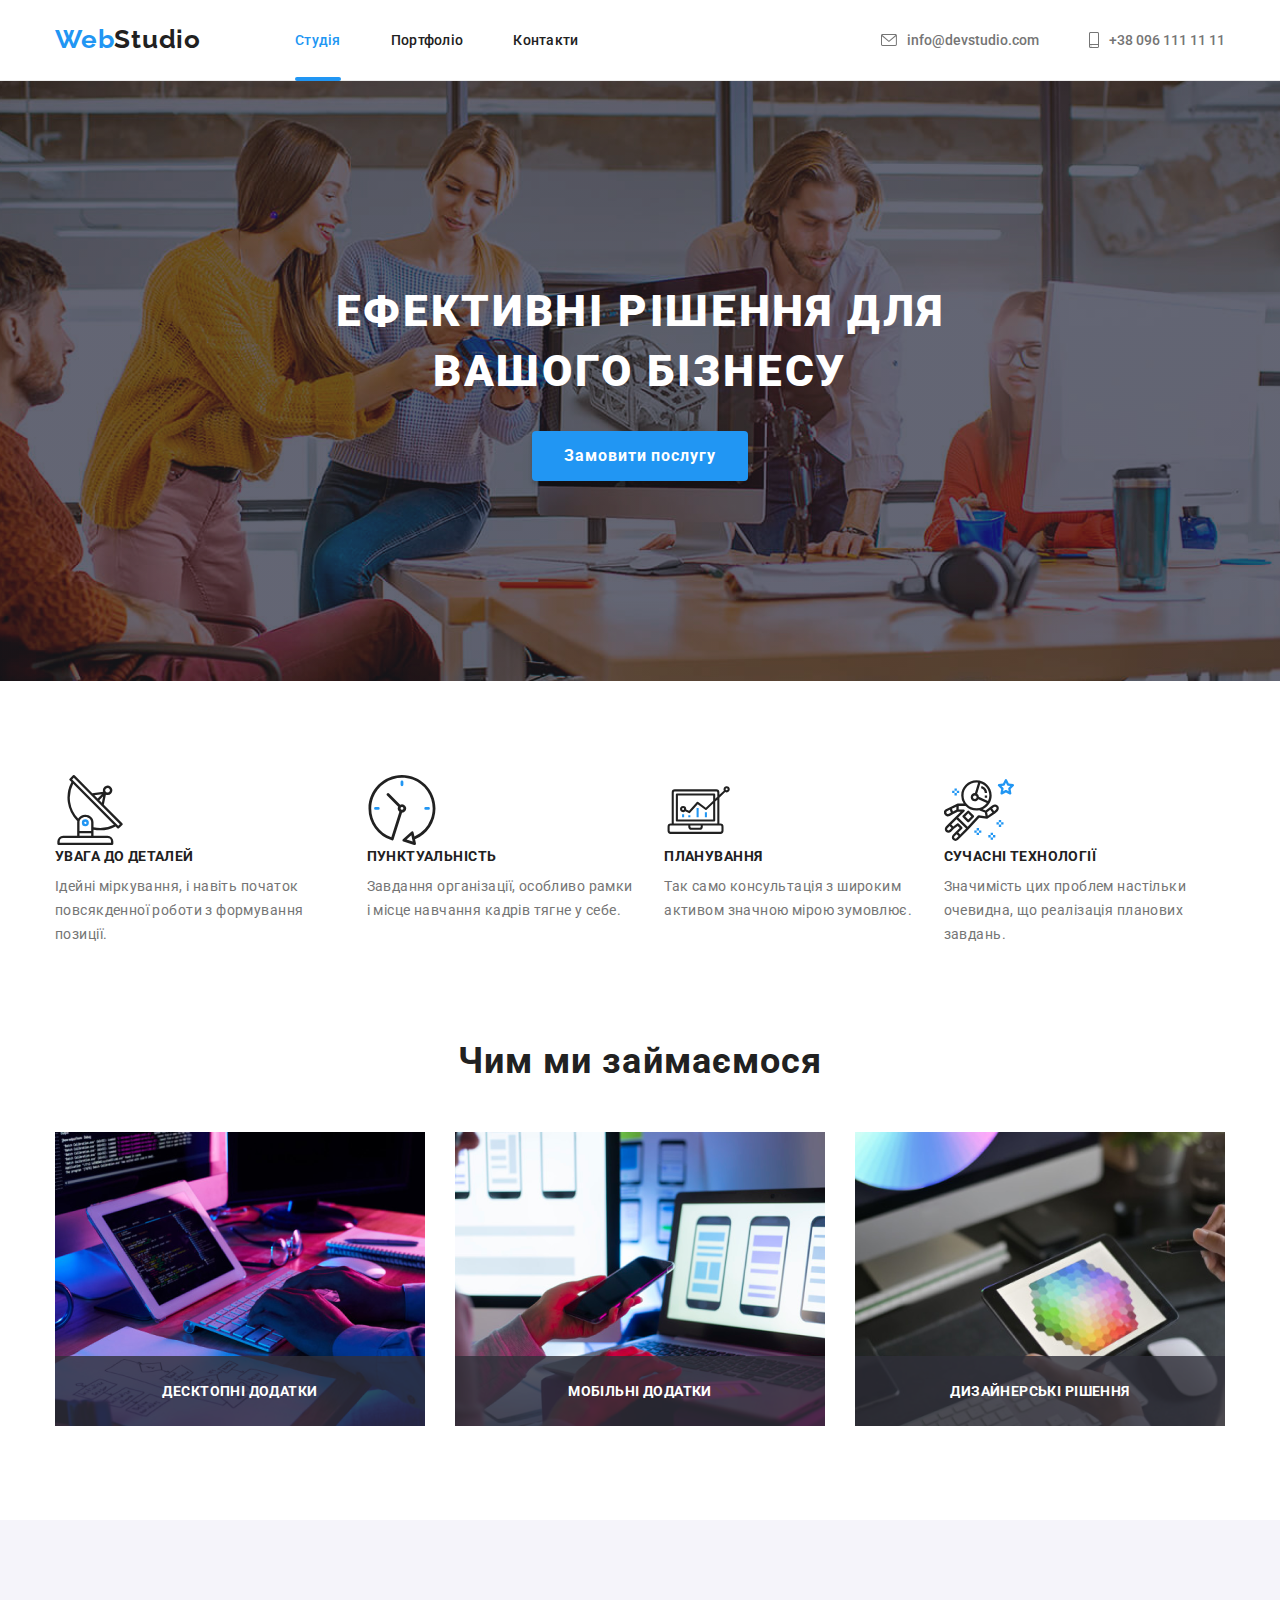
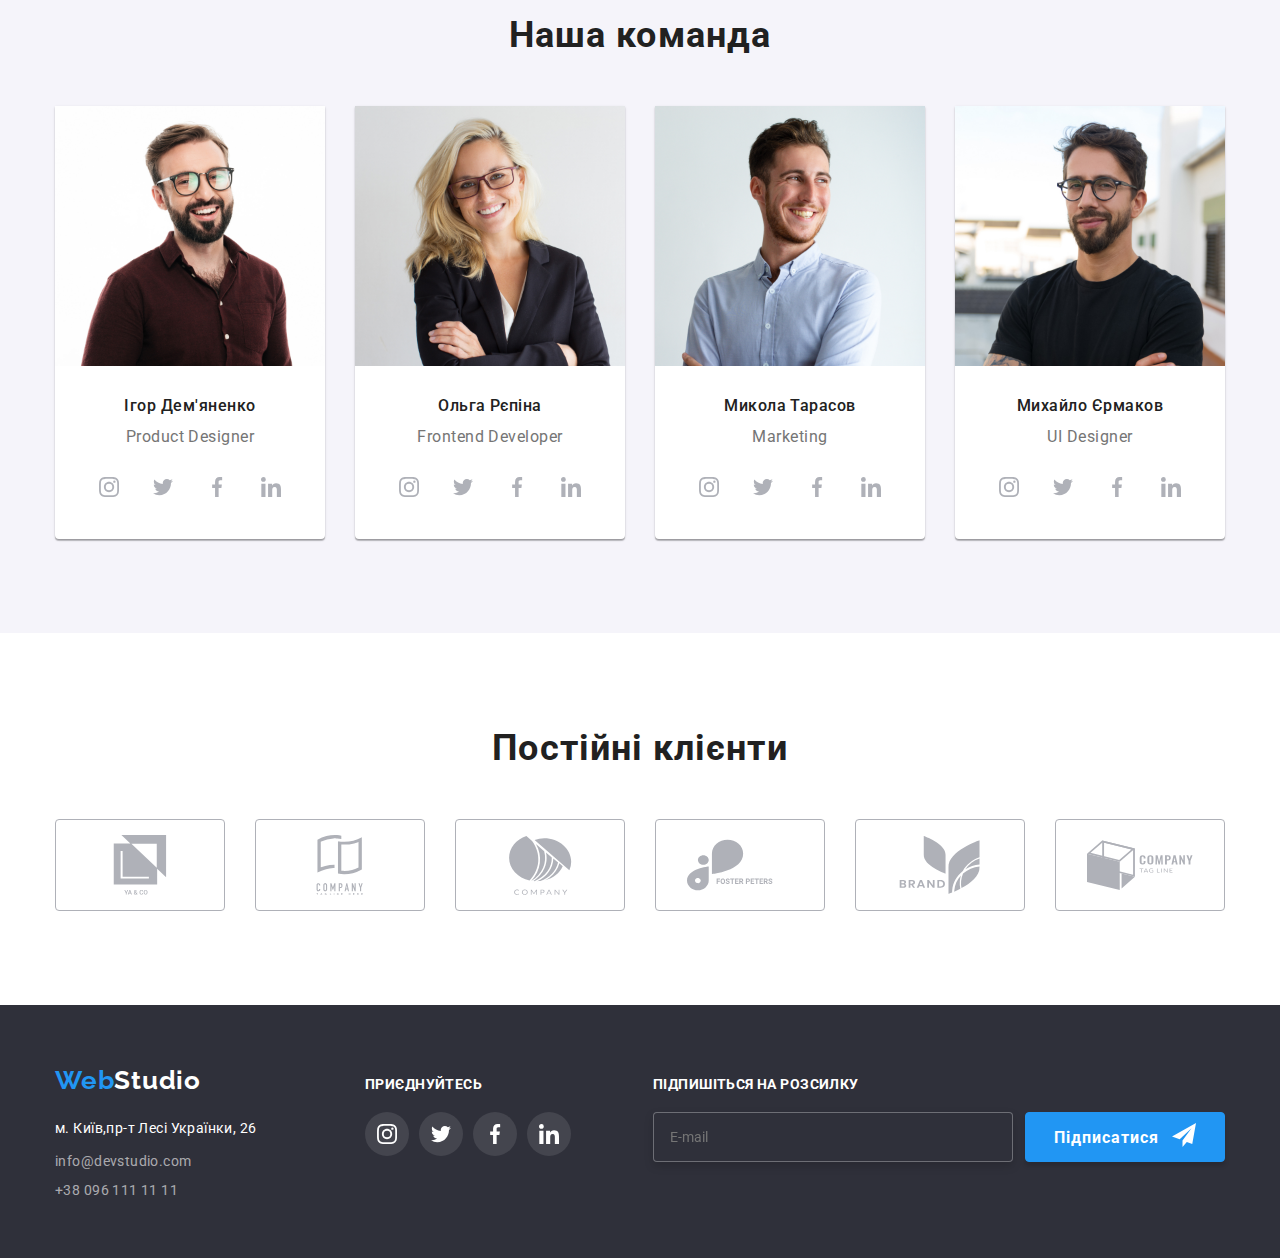
<file: index.html>
<!DOCTYPE html>
<html lang="uk">
	<head>
		<meta charset="UTF-8" />
		<meta http-equiv="X-UA-Compatible" content="IE=edge" />
		<meta name="viewport" content="width=device-width, initial-scale=1.0" />
		<title>WebStudio</title>
		<link
			rel="stylesheet"
			href="https://cdnjs.cloudflare.com/ajax/libs/modern-normalize/1.0.0/modern-normalize.min.css"
		/>
		<link rel="preconnect" href="https://fonts.googleapis.com" />
		<link rel="preconnect" href="https://fonts.gstatic.com" crossorigin />
		<link
			href="https://fonts.googleapis.com/css2?family=Raleway:wght@700&family=Roboto:wght@400;500;700&display=swap"
			rel="stylesheet"
		/>
		<link rel="stylesheet" href="./css/styles.css" />
	</head>
	<body class="page">
		<header class="header">
			<div class="container header-container">
				<nav class="main-nav">
					<a class="logo" href=""><span class="accent">Web</span>Studio</a>

					<ul class="list header-list">
						<li class="list-item"><a class="link current nav-link" href="./index.html">Студія</a></li>
						<li class="list-item"><a class="link nav-link" href="./portfolio.html">Портфоліо</a></li>
						<li class="list-item"><a class="link nav-link" href=""> Контакти</a></li>
					</ul>
				</nav>
				<ul class="list contact-list">
					<li class="list-item-mail">
						<a class="link header-contact" href="mailto:info@devstudio.com">
							<svg class="contact-icon" width="16" height="12">
								<use href="./images/icons.svg#icon-envelope"></use>
							</svg>
							info@devstudio.com</a
						>
					</li>
					<li class="list-item-tel">
						<a class="link header-contact" href="tel:+380961111111">
							<svg class="contact-icon" width="10" height="16">
								<use href="./images/icons.svg#icon-smartphone"></use>
							</svg>
							+38 096 111 11 11
						</a>
					</li>
				</ul>
			</div>
		</header>
		<main class="main">
			<section class="hero">
				<div class="container hero-container">
					<h1 class="title">Ефективні рішення для вашого бізнесу</h1>
					<button data-modal-open type="button" class="btn">Замовити послугу</button>
					<div data-modal class="backdrop is-hidden">
						<div class="modal">
							<button data-modal-close class="modal-btn" type="button">
								<svg class="btn-close" width="20" height="20">
									<use href="./images/symbol-defs.svg#close-black-18dp-2-1"></use>
								</svg>
							</button>
							<form class="register-form" name="register-form">
								<strong class="strong">Залиште свої дані, ми вам передзвонимо</strong>
								<div class="register-form-group" role="group">
									<label class="register-field"
										><span class="register-form-label"> Ім'я</span>
										<input class="register-form-input" type="text" required />
										<svg class="register-form-icon" width="18" height="18">
											<use href="./images/symbol-defs-form.svg#person-black-18dp-1"></use>
										</svg>
									</label>
									<label class="register-field"
										><span class="register-form-label"> Телефон</span>
										<input class="register-form-input" type="text" required />
										<svg class="register-form-icon" width="18" height="18">
											<use href="./images/symbol-defs-form.svg#phone-black-18dp-1"></use>
										</svg>
									</label>
									<label class="register-field"
										><span class="register-form-label"> Пошта</span>
										<input class="register-form-input" type="email" required />
										<svg class="register-form-icon" width="18" height="18">
											<use href="./images/symbol-defs-form.svg#email-black-18dp-1"></use>
										</svg>
									</label>
									<label class="register-field">
										<span class="register-form-label"> Коментар</span>
										<textarea class="register-form-message" rows="5" placeholder="Введіть текст"></textarea>
									</label>
								</div>
								<label class="register-form-agreement">
									<input class="register-form-checkbox is-hidden" type="checkbox" />
									<svg class="register-form-icons" width="16" height="15">
										<use class="icon-checked" href="./images/icons-checked.svg#icon-checked"></use>
										<use class="icon-unchecked" href="./images/icons-checked.svg#icon-unchecked"></use>
									</svg>
									<span class="register-form-desc">
										Погоджуюся з розсилкою та приймаю <a class="register-form-link" href=""> Умови договору</a></span
									>
								</label>
								<button class="register-form-btn btn" type="submit">Відправити</button>
							</form>
						</div>
					</div>
				</div>
			</section>
			<section class="section">
				<div class="container info-container">
					<h2 class="visually-hidden">Особливості</h2>
					<ul class="list info-list">
						<li class="list-item">
							<div class="icon-wrap">
								<svg class="" width="70" height="70">
									<use href="./images/icons.svg#icon-antenna"></use>
								</svg>
							</div>
							<h3 class="subtitle">УВАГА ДО ДЕТАЛЕЙ</h3>
							<p class="text">Ідейні міркування, і навіть початок повсякденної роботи з формування позиції.</p>
						</li>
						<li class="list-item">
							<div class="icon-wrap">
								<svg class="" width="70" height="70">
									<use href="./images/icons.svg#icon-clock"></use>
								</svg>
							</div>
							<h3 class="subtitle">ПУНКТУАЛЬНІСТЬ</h3>
							<p class="text">Завдання організації, особливо рамки і місце навчання кадрів тягне у себе.</p>
						</li>
						<li class="list-item">
							<div class="icon-wrap">
								<svg class="" width="70" height="70">
									<use href="./images/icons.svg#icon-diagram"></use>
								</svg>
							</div>
							<h3 class="subtitle">ПЛАНУВАННЯ</h3>
							<p class="text">Так само консультація з широким активом значною мірою зумовлює.</p>
						</li>
						<li class="list-item">
							<div class="icon-wrap">
								<svg class="" width="70" height="70">
									<use href="./images/icons.svg#icon-astronaut"></use>
								</svg>
							</div>
							<h3 class="subtitle">СУЧАСНІ ТЕХНОЛОГІЇ</h3>
							<p class="text">Значимість цих проблем настільки очевидна, що реалізація планових завдань.</p>
						</li>
					</ul>
				</div>
			</section>
			<section class="photo section">
				<div class="container">
					<h2 class="subject">Чим ми займаємося</h2>
					<ul class="list pic-list">
						<li class="list-item">
							<div class="thumb">
								<img src="./images/box1.png" alt="Человек пишет код " width="370" height="294" />
								<p class="label">Десктопні додатки</p>
							</div>
						</li>
						<li class="list-item">
							<div class="thumb">
								<img
									src="./images/box2.png"
									alt="Человек работает с телефоном перед компьютером"
									width="370"
									height="294"
								/>
								<p class="label">Мобільні додатки</p>
							</div>
						</li>
						<li class="list-item">
							<div class="thumb">
								<img src="./images/box3.png" alt="Дезайнерские делишки на планшете" width="370" height="294" />
								<p class="label">Дизайнерські рішення</p>
							</div>
						</li>
					</ul>
				</div>
			</section>
			<section class="team section">
				<div class="container team-container">
					<h2 class="subject">Наша команда</h2>
					<ul class="team-list">
						<li class="team-item">
							<img class="pic" src="./images/img.jpg" alt="Гарне фото Ігоря Дем'яненко" width="270" height="260" />
							<div class="names">
								<h3 class="team-subtitle">Ігор Дем'яненко</h3>
								<p class="text names-text">Product Designer</p>

								<ul class="social list">
									<li class="social-item">
										<a class="socials-link" href="https://www.instagram.com/" target="_blank" rel="noopener noreferrer">
											<svg class="icon" width="20" height="20">
												<use href="./images/icons.svg#icon-instagram"></use>
											</svg>
										</a>
									</li>
									<li class="social-item">
										<a class="socials-link" href="https://twitter.com/" target="_blank" rel="noopener noreferrer">
											<svg class="icon" width="20" height="20">
												<use href="./images/icons.svg#icon-twitter"></use>
											</svg>
										</a>
									</li>
									<li class="social-item">
										<a class="socials-link" href="https://www.facebook.com/" target="_blank" rel="noopener noreferrer">
											<svg class="icon" width="20" height="20">
												<use href="./images/icons.svg#icon-facebook"></use>
											</svg>
										</a>
									</li>
									<li class="social-item">
										<a class="socials-link" href="https://www.linkedin.com/" target="_blank" rel="noopener noreferrer">
											<svg class="icon" width="20" height="20">
												<use href="./images/icons.svg#icon-linkedin"></use>
											</svg>
										</a>
									</li>
								</ul>
							</div>
						</li>
						<li class="team-item">
							<img class="pic" src="./images/img(1).jpg" alt="Гарне фото Ольги Рєпіної" width="270" height="260" />
							<div class="names">
								<h3 class="team-subtitle">Ольга Рєпіна</h3>
								<p class="text names-text">Frontend Developer</p>
								<ul class="social list">
									<li class="social-item">
										<a class="socials-link" href="https://www.instagram.com/" target="_blank" rel="noopener noreferrer">
											<svg class="icon" width="20" height="20">
												<use href="./images/icons.svg#icon-instagram"></use>
											</svg>
										</a>
									</li>
									<li class="social-item">
										<a class="socials-link" href="https://twitter.com/" target="_blank" rel="noopener noreferrer">
											<svg class="icon" width="20" height="20">
												<use href="./images/icons.svg#icon-twitter"></use>
											</svg>
										</a>
									</li>
									<li class="social-item">
										<a class="socials-link" href="https://www.facebook.com/" target="_blank" rel="noopener noreferrer">
											<svg class="icon" width="20" height="20">
												<use href="./images/icons.svg#icon-facebook"></use>
											</svg>
										</a>
									</li>
									<li class="social-item">
										<a class="socials-link" href="https://www.linkedin.com/" target="_blank" rel="noopener noreferrer">
											<svg class="icon" width="20" height="20">
												<use href="./images/icons.svg#icon-linkedin"></use>
											</svg>
										</a>
									</li>
								</ul>
							</div>
						</li>
						<li class="team-item">
							<img class="pic" src="./images/img(2).jpg" alt="Гарне фото Миколи Тарасова" width="270" height="260" />
							<div class="names">
								<h3 class="team-subtitle">Микола Тарасов</h3>
								<p class="text names-text">Marketing</p>
								<ul class="social list">
									<li class="social-item">
										<a class="socials-link" href="https://www.instagram.com/" target="_blank" rel="noopener noreferrer">
											<svg class="icon" width="20" height="20">
												<use href="./images/icons.svg#icon-instagram"></use>
											</svg>
										</a>
									</li>
									<li class="social-item">
										<a class="socials-link" href="https://twitter.com/" target="_blank" rel="noopener noreferrer">
											<svg class="icon" width="20" height="20">
												<use href="./images/icons.svg#icon-twitter"></use>
											</svg>
										</a>
									</li>
									<li class="social-item">
										<a class="socials-link" href="https://www.facebook.com/" target="_blank" rel="noopener noreferrer">
											<svg class="icon" width="20" height="20">
												<use href="./images/icons.svg#icon-facebook"></use>
											</svg>
										</a>
									</li>
									<li class="social-item">
										<a class="socials-link" href="https://www.linkedin.com/" target="_blank" rel="noopener noreferrer">
											<svg class="icon" width="20" height="20">
												<use href="./images/icons.svg#icon-linkedin"></use>
											</svg>
										</a>
									</li>
								</ul>
							</div>
						</li>
						<li class="team-item">
							<img class="pic" src="./images/img(3).jpg" alt="Гарне фото Михайла Єрмакова" width="270" height="260" />
							<div class="names">
								<h3 class="team-subtitle">Михайло Єрмаков</h3>
								<p class="text names-text">UI Designer</p>
								<ul class="social list">
									<li class="social-item">
										<a class="socials-link" href="https://www.instagram.com/" target="_blank" rel="noopener noreferrer">
											<svg class="icon" width="20" height="20">
												<use href="./images/icons.svg#icon-instagram"></use>
											</svg>
										</a>
									</li>
									<li class="social-item">
										<a class="socials-link" href="https://twitter.com/" target="_blank" rel="noopener noreferrer">
											<svg class="icon" width="20" height="20">
												<use href="./images/icons.svg#icon-twitter"></use>
											</svg>
										</a>
									</li>
									<li class="social-item">
										<a class="socials-link" href="https://www.facebook.com/" target="_blank" rel="noopener noreferrer">
											<svg class="icon" width="20" height="20">
												<use href="./images/icons.svg#icon-facebook"></use>
											</svg>
										</a>
									</li>
									<li class="social-item">
										<a class="socials-link" href="https://www.linkedin.com/" target="_blank" rel="noopener noreferrer">
											<svg class="icon" width="20" height="20">
												<use href="./images/icons.svg#icon-linkedin"></use>
											</svg>
										</a>
									</li>
								</ul>
							</div>
						</li>
					</ul>
				</div>
			</section>
			<section class="section">
				<div class="container">
					<h2 class="subject">Постійні клієнти</h2>
					<ul class="clients-list">
						<li class="clients-items"
							><a class="clients-link" href="">
								<svg class="" width="106" height="60">
									<use href="./images/icons.svg#icon-ya-co"></use>
								</svg>
							</a>
						</li>
						<li class="clients-items"
							><a class="clients-link" href="">
								<svg width="106" height="60">
									<use href="./images/icons.svg#icon-company-taglin"></use>
								</svg>
							</a>
						</li>
						<li class="clients-items"
							><a class="clients-link" href="">
								<svg class="" width="106" height="60">
									<use href="./images/icons.svg#icon-company"></use>
								</svg>
							</a>
						</li>
						<li class="clients-items"
							><a class="clients-link" href="">
								<svg class="" width="106" height="60">
									<use href="./images/icons.svg#icon-foster-peters"></use></svg></a
						></li>
						<li class="clients-items"
							><a class="clients-link" href="">
								<svg class="" width="106" height="60">
									<use href="./images/icons.svg#icon-brabd"></use></svg></a
						></li>
						<li class="clients-items"
							><a class="clients-link" href="">
								<svg class="" width="106" height="60">
									<use href="./images/icons.svg#icon-company-tag-line"></use></svg></a
						></li>
					</ul>
				</div>
			</section>
		</main>
		<footer class="footer">
			<div class="container footer-container">
				<div class="address-wrap">
					<a class="logo footer-logo" href=""><span class="accent">Web</span>Studio</a>
					<address>
						<ul class="footer-list">
							<li class="footer-list">
								<a class="list-item-address link" href=""> м. Київ,пр-т Лесі Українки, 26</a>
							</li>

							<li class="footer-list">
								<a class="list-item-footer-mail link" href="mailto:info@devstudio.com">info@devstudio.com</a>
							</li>
							<li class="footer-list">
								<a class="list-item-footer-tel link" href="tel:+380961111111">+38 096 111 11 11</a>
							</li>
						</ul>
					</address>
				</div>
				<div class="footer-social">
					<p class="footer-text">приєднуйтесь</p>
					<ul class="footer-social-list">
						<li class="footer-social-item">
							<a class="footer-social-link" href="">
								<svg width="20" height="20">
									<use href="./images/icons.svg#icon-instagram"></use>
								</svg>
							</a>
						</li>
						<li class="footer-social-item">
							<a class="footer-social-link" href="">
								<svg width="20" height="20">
									<use href="./images/icons.svg#icon-twitter"></use>
								</svg>
							</a>
						</li>
						<li class="footer-social-item">
							<a class="footer-social-link" href="">
								<svg width="20" height="20">
									<use href="./images/icons.svg#icon-facebook"></use>
								</svg>
							</a>
						</li>
						<li class="footer-social-item">
							<a class="footer-social-link" href="">
								<svg width="20" height="20">
									<use href="./images/icons.svg#icon-linkedin"></use>
								</svg>
							</a>
						</li>
					</ul>
				</div>
				<div class="footer-submit">
					<form>
						<strong class="text-submit">Підпишіться на розсилку</strong>
						<label class="footer-submit-field">
							<input class="footer-submit-input" type="email" placeholder="E-mail" />
							<button class="footer-submit-btn" type="submit">
								<svg class="icon-send" width="24" height="24">
									<use href="./images/icon-send.svg#icon-send"></use>
								</svg>
								<span class="footer-submit-label">Підписатися</span>
							</button>
						</label>
					</form>
				</div>
			</div>
		</footer>
		<script src="./js/modal.js"></script>
	</body>
</html>
</file>
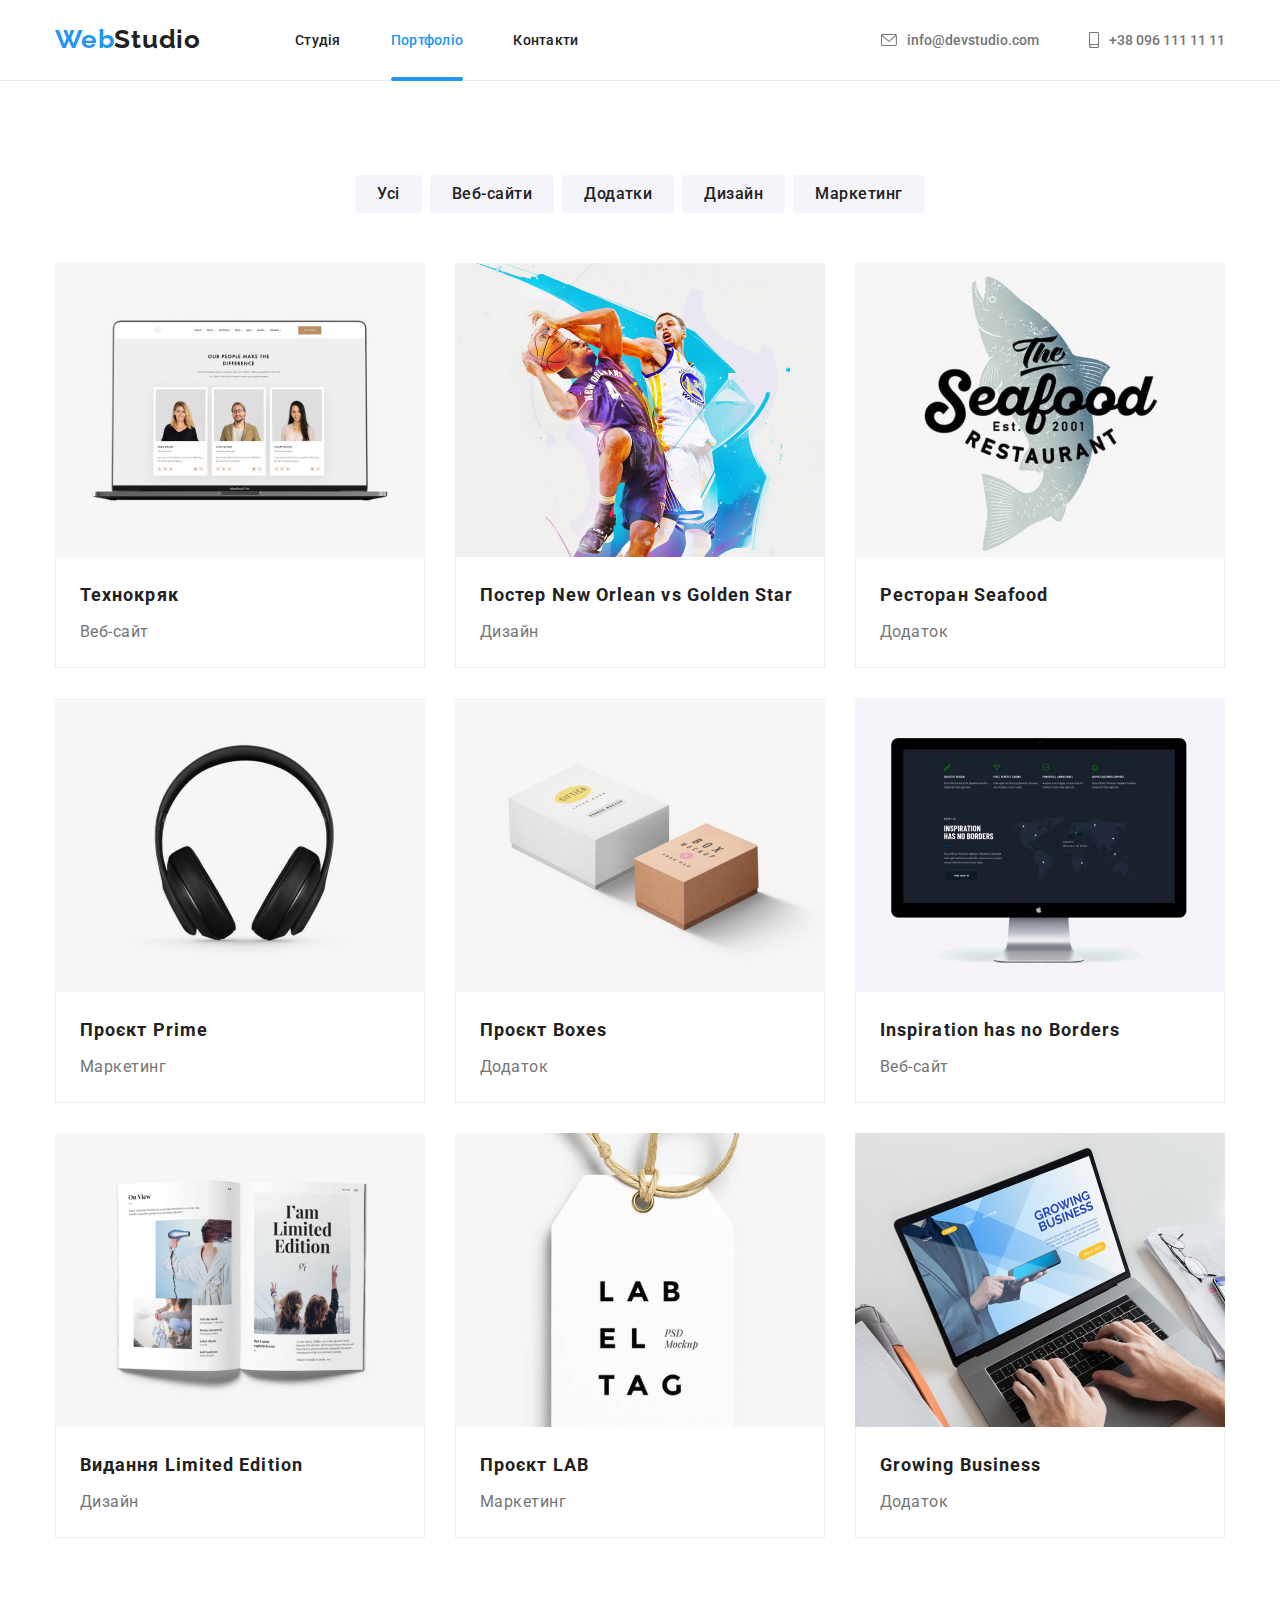
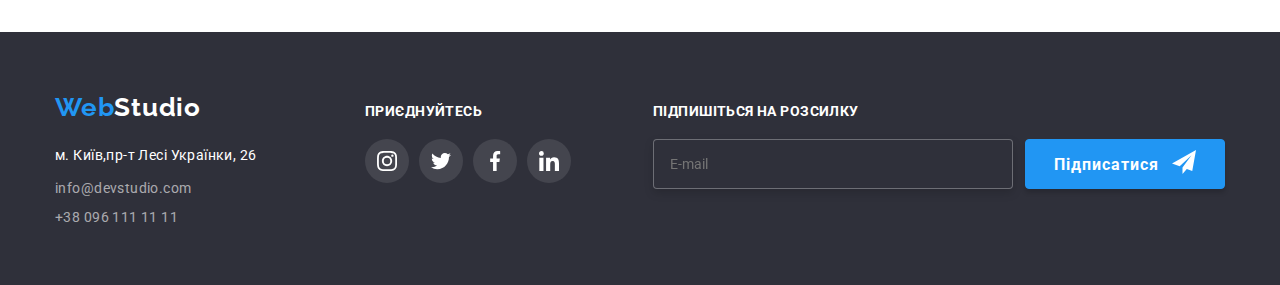
<file: portfolio.html>
<!DOCTYPE html>
<html lang="uk">
	<head>
		<meta charset="UTF-8" />
		<meta http-equiv="X-UA-Compatible" content="IE=edge" />
		<meta name="viewport" content="width=device-width, initial-scale=1.0" />
		<title>Portfolio</title>
		<link
			rel="stylesheet"
			href="https://cdnjs.cloudflare.com/ajax/libs/modern-normalize/1.0.0/modern-normalize.min.css"
		/>
		<link rel="preconnect" href="https://fonts.googleapis.com" />
		<link rel="preconnect" href="https://fonts.gstatic.com" crossorigin />
		<link
			href="https://fonts.googleapis.com/css2?family=Raleway:wght@700&family=Roboto:wght@400;500;700&display=swap"
			rel="stylesheet"
		/>
		<link rel="stylesheet" href="./css/styles.css" />
	</head>
	<body class="page">
		<header class="header">
			<div class="container header-container">
				<nav class="main-nav">
					<a class="logo" href=""><span class="accent">Web</span>Studio</a>

					<ul class="list header-list">
						<li class="list-item"><a class="link nav-link" href="./index.html">Студія</a></li>
						<li class="list-item"><a class="link current nav-link" href="./portfolio.html">Портфоліо</a></li>
						<li class="list-item"><a class="link nav-link" href=""> Контакти</a></li>
					</ul>
				</nav>
				<ul class="list contact-list">
					<li class="list-item-mail">
						<a class="link header-contact" href="mailto:info@devstudio.com">
							<svg class="contact-icon" width="16" height="12">
								<use href="./images/icons.svg#icon-envelope"></use>
							</svg>
							info@devstudio.com</a
						>
					</li>
					<li class="list-item-tel">
						<a class="link header-contact" href="tel:+380961111111">
							<svg class="contact-icon" width="10" height="16">
								<use href="./images/icons.svg#icon-smartphone"></use>
							</svg>
							+38 096 111 11 11
						</a>
					</li>
				</ul>
			</div>
		</header>
		<main>
			<section class="main section">
				<div class="container">
					<h1 class="visually-hidden">Фільтри</h1>
					<ul class="list btn-list">
						<li><button type="button" class="main-btn">Усі</button></li>

						<li><button type="button" class="main-btn">Веб-сайти</button></li>

						<li><button type="button" class="main-btn">Додатки</button></li>

						<li><button type="button" class="main-btn">Дизайн</button></li>

						<li><button type="button" class="main-btn">Маркетинг</button></li>
					</ul>

					<ul class="card-container">
						<li class="list portfolio-item">
							<a href="" class="portfolio-link">
								<div class="portfolio-container">
									<img src="./images/img.png" alt="Технокряк" width="370" />
									<div class="overlay">
										<p class="overlay-desc">
											Ресурс пропонує комплексні пропозиції з різним рівнем функціоналу та сервісів. Все це дозволить
											відвідувачу отримати вичерпні відомості про компанію чи приватну особу.
										</p>
									</div>
								</div>
								<div class="info-portfolio">
									<h2 class="caption">Технокряк</h2>
									<p class="list-text">Веб-сайт</p>
								</div>
							</a>
						</li>

						<li class="list portfolio-item">
							<a href="" class="portfolio-link">
								<div class="portfolio-container">
									<img src="./images/img(1).png" alt="Постер New Orlean vs Golden Star" width="370" />
									<div class="overlay">
										<p class="overlay-desc">
											Ресурс пропонує комплексні пропозиції з різним рівнем функціоналу та сервісів. Все це дозволить
											відвідувачу отримати вичерпні відомості про компанію чи приватну особу.
										</p>
									</div>
								</div>
								<div class="info-portfolio">
									<h2 class="caption">Постер New Orlean vs Golden Star</h2>
									<p class="list-text">Дизайн</p>
								</div>
							</a>
						</li>

						<li class="list portfolio-item">
							<a href="" class="portfolio-link">
								<div class="portfolio-container">
									<img src="./images/img(2).png" alt="Ресторан Seafood" width="370" />
									<div class="overlay">
										<p class="overlay-desc">
											Ресурс пропонує комплексні пропозиції з різним рівнем функціоналу та сервісів. Все це дозволить
											відвідувачу отримати вичерпні відомості про компанію чи приватну особу.
										</p>
									</div>
								</div>
								<div class="info-portfolio">
									<h2 class="caption">Ресторан Seafood</h2>
									<p class="list-text">Додаток</p>
								</div>
							</a>
						</li>

						<li class="list portfolio-item">
							<a href="" class="portfolio-link">
								<div class="portfolio-container">
									<img src="./images/img(3).png" alt="Проєкт Prime" width="370" />
									<div class="overlay">
										<p class="overlay-desc">
											Ресурс пропонує комплексні пропозиції з різним рівнем функціоналу та сервісів. Все це дозволить
											відвідувачу отримати вичерпні відомості про компанію чи приватну особу.
										</p>
									</div>
								</div>
								<div class="info-portfolio">
									<h2 class="caption">Проєкт Prime</h2>
									<p class="list-text">Маркетинг</p>
								</div>
							</a>
						</li>

						<li class="list portfolio-item">
							<a href="" class="portfolio-link">
								<div class="portfolio-container">
									<img src="./images/img(4).png" alt="Проєкт Boxes" width="370" />
									<div class="overlay">
										<p class="overlay-desc">
											Ресурс пропонує комплексні пропозиції з різним рівнем функціоналу та сервісів. Все це дозволить
											відвідувачу отримати вичерпні відомості про компанію чи приватну особу.
										</p>
									</div>
								</div>
								<div class="info-portfolio">
									<h2 class="caption">Проєкт Boxes</h2>
									<p class="list-text">Додаток</p>
								</div></a
							>
						</li>

						<li class="list portfolio-item">
							<a href="" class="portfolio-link">
								<div class="portfolio-container">
									<img src="./images/img(5).png" alt="Inspiration has no Borders" width="370" />
									<div class="overlay">
										<p class="overlay-desc">
											Ресурс пропонує комплексні пропозиції з різним рівнем функціоналу та сервісів. Все це дозволить
											відвідувачу отримати вичерпні відомості про компанію чи приватну особу.
										</p>
									</div>
								</div>
								<div class="info-portfolio">
									<h2 class="caption">Inspiration has no Borders</h2>
									<p class="list-text">Веб-сайт</p>
								</div></a
							>
						</li>

						<li class="list portfolio-item">
							<a href="" class="portfolio-link">
								<div class="portfolio-container">
									<img src="./images/img(6).png" alt="Видання Limited Edition" width="370" />
									<div class="overlay">
										<p class="overlay-desc">
											Ресурс пропонує комплексні пропозиції з різним рівнем функціоналу та сервісів. Все це дозволить
											відвідувачу отримати вичерпні відомості про компанію чи приватну особу.
										</p>
									</div>
								</div>
								<div class="info-portfolio">
									<h2 class="caption">Видання Limited Edition</h2>
									<p class="list-text">Дизайн</p>
								</div></a
							>
						</li>

						<li class="list portfolio-item">
							<a href="" class="portfolio-link">
								<div class="portfolio-container">
									<img src="./images/img(7).png" alt="Проєкт LAB" width="370" />
									<div class="overlay">
										<p class="overlay-desc">
											Ресурс пропонує комплексні пропозиції з різним рівнем функціоналу та сервісів. Все це дозволить
											відвідувачу отримати вичерпні відомості про компанію чи приватну особу.
										</p>
									</div>
								</div>
								<div class="info-portfolio">
									<h2 class="caption">Проєкт LAB</h2>
									<p class="list-text">Маркетинг</p>
								</div>
							</a>
						</li>

						<li class="list portfolio-item">
							<a href="" class="portfolio-link">
								<div class="portfolio-container">
									<img src="./images/img(8).png" alt="Growing Business" width="370" />
									<div class="overlay">
										<p class="overlay-desc">
											Ресурс пропонує комплексні пропозиції з різним рівнем функціоналу та сервісів. Все це дозволить
											відвідувачу отримати вичерпні відомості про компанію чи приватну особу.
										</p>
									</div>
								</div>
								<div class="info-portfolio">
									<h2 class="caption">Growing Business</h2>
									<p class="list-text">Додаток</p>
								</div>
							</a>
						</li>
					</ul>
				</div>
			</section>
		</main>
		<footer class="footer">
			<div class="container footer-container">
				<div class="address-wrap">
					<a class="logo footer-logo" href=""><span class="accent">Web</span>Studio</a>
					<address>
						<ul class="footer-list">
							<li class="footer-list">
								<a class="list-item-address link" href=""> м. Київ,пр-т Лесі Українки, 26</a>
							</li>

							<li class="footer-list">
								<a class="list-item-footer-mail link" href="mailto:info@devstudio.com">info@devstudio.com</a>
							</li>
							<li class="footer-list">
								<a class="list-item-footer-tel link" href="tel:+380961111111">+38 096 111 11 11</a>
							</li>
						</ul>
					</address>
				</div>
				<div class="footer-social">
					<p class="footer-text">приєднуйтесь</p>
					<ul class="footer-social-list">
						<li class="footer-social-item">
							<a class="footer-social-link" href="">
								<svg width="20" height="20">
									<use href="./images/icons.svg#icon-instagram"></use>
								</svg>
							</a>
						</li>
						<li class="footer-social-item">
							<a class="footer-social-link" href="">
								<svg width="20" height="20">
									<use href="./images/icons.svg#icon-twitter"></use>
								</svg>
							</a>
						</li>
						<li class="footer-social-item">
							<a class="footer-social-link" href="">
								<svg width="20" height="20">
									<use href="./images/icons.svg#icon-facebook"></use>
								</svg>
							</a>
						</li>
						<li class="footer-social-item">
							<a class="footer-social-link" href="">
								<svg width="20" height="20">
									<use href="./images/icons.svg#icon-linkedin"></use>
								</svg>
							</a>
						</li>
					</ul>
				</div>
				<div class="footer-submit">
					<form>
						<strong class="text-submit">Підпишіться на розсилку</strong>
						<label class="footer-submit-field">
							<input class="footer-submit-input" type="email" placeholder="E-mail" />
							<button class="footer-submit-btn" type="submit">
								<svg class="icon-send" width="24" height="24">
									<use href="./images/icon-send.svg#icon-send"></use>
								</svg>
								<span class="footer-submit-label">Підписатися</span>
							</button>
						</label>
					</form>
				</div>
			</div>
		</footer>
	</body>
</html>
</file>
<file: css/styles.css>
:root{
--main-font: Roboto ,sans-serif;
--main-txt-cl: #212121;
--secondary-font: Raleway;
--accent-txt-cl: #2196F3;
--background-page: #2F303A;
--secondary-tx-cl: #757575;
--white-tx-cl:#FFFFFF;
--bg-wrap-cr:#F5F4FA;
--ic-cl:#AFB1B8;
--btn-radius:4px;
--timing-funcion:cubic-bezier(0.4, 0, 0.2, 1);
}
h1,h2,h3,h4,h5,h6,p{
    margin: 0;
}
ul{
    list-style: none;
    padding: 0;
    margin: 0;
}
address{
    margin-top: 20px;
}
.page{
color: var(--main-txt-cl);
text-decoration: none;
font-family: var(--main-font);
font-size: 14px;
}
.accent{
    text-decoration: none;
    font-family: var(--secondary-font);
    font-weight: 700;
    font-size: 26px;
    line-height: 31px;
    
    
    letter-spacing: 0.03em;
    
    color: var(--accent-txt-cl);
}
.link{
    text-decoration: none;
    color: currentColor;
    
}
.list{
    list-style: none;
    margin: 0;
    padding: 0;
}
img{
    display: block;
    max-width: 100%;
    height: auto;
}
.container{
    width: 1200px;
    padding-left: 15px;
    padding-right: 15px;
    margin-right: auto;
    margin-left: auto;
}
/* header */

.logo{
    padding-top: 24px;
    padding-bottom: 24px;
    margin-right: 94px;
    text-decoration: none;
    font-family: var(--secondary-font);
    font-weight: 700;
    font-size: 26px;
    line-height: calc(31 / 26);
    
    
    letter-spacing: 0.03em;
    
    color: var(--main-txt-cl);
}


.header-container{
    display: flex;
    
}
.main-nav{
    display: flex;
    margin-right: auto;
   
}
.header-list{
    display: flex;
    gap: 50px;
   
    
}
.contact-list{
    display: flex;
    
}

.nav-link{
    display: block;
    padding-top: 32px;
    
    padding-bottom: 32px;
    
    font-weight: 500;
    
    line-height: calc(16 / 14);
    letter-spacing: 0.02em;
    position: relative;
    color: var(--main-txt-cl);
    transition-duration: 250ms;
  transition-timing-function: var(--timing-funcion);
}
.nav-link.current::after{
    content: '';
    display: block;
    width: 100%;
    height: 4px;
    background-color: var(--accent-txt-cl);
    position: absolute;
    left: 0;
    bottom: -1.5%;
    border-radius: 2px;
    
}
.header .link:hover,
.header .link:focus{
    
   color: var(--accent-txt-cl);
   
}
.header .link.current{
    color: var(--accent-txt-cl);
}
.header-contact{
    padding: 32px 0;
    display: flex;
    align-items: center;
    fill: #757575;
    font-weight: 500;
    transition-duration: 250ms;
  transition-timing-function: var(--timing-funcion);
 }
 .header-contact:hover svg,
  .header-contact:focus svg{
    fill: var(--accent-txt-cl);
  }
  .contact-icon{
    margin-right: 10px;
  }
 /* hero */
.hero-container{
    display: flex;
    flex-direction: column;
}

.hero{
    background: var(--background-page);
    padding-bottom: 200px;
    padding-top: 200px;
    background-image: linear-gradient(to right, rgba(47, 48, 58, 0.4), rgba(47, 48, 58, 0.4)),
    url(../images/hero/Img\ \(9\).png);
    
    background-position: center;
    background-repeat: no-repeat;
    background-size:cover;
    max-width: 1600px;
    
    margin-right: auto;
    margin-left: auto;
}
.hero .btn{
    width: 216px;
    min-height: 50px;
    padding: 10px;
    background-color: #2196F3;
    margin-left: auto;
    margin-right: auto;
    
   
    border-radius: var(--btn-radius);
    font-weight: 700;
    font-size: 16px;
    line-height: calc(30 / 16);
    letter-spacing: 0.06em;
    color: var(--white-tx-cl);
    cursor: pointer;
    border: none;
    box-shadow: 0px 4px 4px rgba(0, 0, 0, 0.15);
    
}
.backdrop{
    position: fixed;
    top: 0;
    left: 0;
    width: 100%;
    height: 100%;
    background-color: rgba(0, 0, 0, 0.2);
    z-index: 2;
    transition-duration: 250ms;
    transition-timing-function: var(--timing-funcion);
}
/* MODAL */
.modal{
    padding: 40px;
    position: absolute;
    top: 50%;
    left: 50%;
    transform: translate(-50%,-50%);
    width: 528px;
    height: 582px;
    background-color: var(--white-tx-cl);
    box-shadow: 0px 1px 3px rgba(0, 0, 0, 0.12), 0px 1px 1px rgba(0, 0, 0, 0.14), 0px 2px 1px rgba(0, 0, 0, 0.2);
    border-radius: 4px;
    
}
.modal-btn{
    position: absolute;
    width: 30px;
    height: 30px;
    top: 8px;
    right: 8px;
    border: 1px solid rgba(0, 0, 0, 0.1);
    cursor: pointer;
    border-radius: 50%;
    background: var(--white-tx-cl);
    display: flex;
    align-items: center;
    justify-content: center;
    transition: opacity 250ms var(--timing-funcion);
   
}
.btn-close{
    transition: fill 250ms var(--timing-funcion);
}
.modal-btn:hover{
    fill: var(--accent-txt-cl);
}
.is-hidden{
    opacity: 0;
    pointer-events: none;
    visibility: hidden;
}
/* form */
label{
    display: flex;
}
.strong{
    margin-bottom: 12px;
    display: block;
    
    
    font-weight: 700;
    font-size: 20px;
    line-height: 23px;
    text-align: center;
    letter-spacing: 0.03em;

    color: #212121;
}
.register-form-group{
    margin-bottom: 20px;
}
.register-form-agreement{
    gap: 8px;
    display: flex;
    text-align: center;
    justify-content: center;
    align-items: center;
    margin-bottom: 20px;
}
.register-form-btn{
    display: block;
    margin: 0 auto;
}
.register-field{
    display: block;
    margin-bottom: 10px;
    position: relative;
}
.register-form-label{
    color: var(--secondary-tx-cl);
    display: block;
    font-size: 12px;
    line-height: calc(14 / 12);
    margin-bottom: 4px;
}
.register-form-input{
    width: 100%;
    height: 40px;
    border-radius: 4px;
    border: 1px solid rgba(33, 33, 33, 0.2);
    padding-left: 30px;
    padding-right: 30px;
    outline: transparent;
    transition: border-color 250ms var(--timing-funcion);
    
}
.register-form-input:focus{
    border-color: var(--accent-txt-cl);
    
}
.register-form-input:focus + .register-form-icon{
    fill: var(--accent-txt-cl);
}
.register-form-icon{
    position: absolute;
    bottom: 11px;
    left: 12px;
    width: 18px;
    transition: fill 250ms var(--timing-funcion);
    
    
}
.register-form-message{
    width: 100%;
    height: 120px;
    padding: 12px 16px;
    outline: transparent;
    resize: none;
    border: 1px solid rgba(33, 33, 33, 0.2);
    border-radius: 4px;
}
.icon-checked{
    opacity: 0;
    transition: opacity 250ms var(--timing-funcion);
    
}
.icon-unchecked{
    transition: opacity 250ms var(--timing-funcion);
    
}
.register-form-checkbox:checked + .register-form-icons .icon-checked{
    opacity: 1;
}
.register-form-checkbox:checked + .register-form-icons .icon-unchecked{
    opacity: 0;
}
.register-form-desc{
    user-select: none;
    font-size: 14px;
    line-height: calc(24 / 14);


    letter-spacing: 0.03em;
}
.register-form-link{
    color: var(--accent-txt-cl);
   
}
info-section */
.icon-wrap{
    display: flex;
    align-items: center;
    justify-content: center;
    background-color: var(--bg-wrap-cr);
    border-radius: 4px;
    height: 120px;
    margin-bottom: 30px;
}
.info-list{
    display: flex;
    gap: 30px;
    
}
.title{
    color: var(--white-tx-cl);
    font-family: var(--main-font);
    font-weight: 900;
    font-size: 44px;
    line-height: calc(60 / 44);
    text-align: center;
    letter-spacing: 0.06em;
    text-transform: uppercase;
    width: 700px;
    margin-right: auto;
    margin-left: auto;
    margin-bottom: 30px;
}

.subtitle{
    margin-bottom: 10px;
    font-family: var(--main-font);
    font-weight: 700;
    font-size: 14px;
    line-height: calc(16 / 14);
    letter-spacing: 0.03em;
    text-transform: uppercase;

    color: var(--main-txt-cl);
}
.text{
    font-family: var(--main-font);
    
    line-height: calc(24 / 14);
    
    letter-spacing: 0.03em;

    color: var(--secondary-tx-cl);
}
.desc{
    font-family: var(--main-font);
    font-weight: 400;
    font-size: 16px;
    line-height: calc(19 / 16);
    text-align: center;
    letter-spacing: 0.03em;
    color: var(--secondary-tx-cl);
}
.pic-list{
    
    display: flex;
    gap: 30px;
}
.thumb{
    position: relative;
    
}
.thumb > .label {
    position: absolute;
    bottom: 0;;
    left: 0;
    width: 100%;
    height: 70px;
    text-transform: uppercase;
    color: var(--white-tx-cl);
    font-weight: 700;
    font-size: 14px;
    line-height: calc(16 / 14);
    display: flex;
    text-align: center;
    justify-content: center;
    letter-spacing: 0.03em;
    background: rgba(47, 48, 58, 0.8);
    flex-direction: column
}
/* team */
.subject{
    margin-bottom: 50px;
    font-family: var(--main-font);
    font-weight: 700;
    font-size: 36px;
    line-height: calc(42 / 36);
    text-align: center;
    letter-spacing: 0.03em;

    color: var(--main-txt-cl);
}
.team-subtitle{
    font-family: var(--main-font);
    font-weight: 500;
    font-size: 16px;
    line-height: calc(19 / 16);
    
    letter-spacing: 0.03em;
    color: var(--main-txt-cl);
    margin-bottom: 10px;
}
.team-item{
    background-color: var(--white-tx-cl);
    box-shadow: 0px 1px 3px rgba(0, 0, 0, 0.12), 0px 1px 1px rgba(0, 0, 0, 0.14), 0px 2px 1px rgba(0, 0, 0, 0.2);
    border-radius: 0px 0px 4px 4px;
    
}
.social-item{

    width: 44px;
    height: 44px;
}
.socials-link{
    display: flex;
    align-items: center;
    justify-content: center;
    width: 100%;
    height: 100%;
    border-radius: 50%;
    background-color: var(--white-tx-cl);
    transition-duration: 250ms;
  transition-timing-function: var(--timing-funcion);
    
}
.icon{
    fill: var(--secondary-tx-cl);
}
.socials-link:hover,
.socials-link:focus{
    
    background-color: var(--accent-txt-cl);
}

.socials-link:hover .icon,
.socials-link:focus .icon{
    fill: var(--white-tx-cl);
}
/* clients section */
.clients-list{
display: flex;
gap: 30px;
}
.clients-items{
    width: 170px;
    height: 92px;
}
.clients-link{
    width: 100%;
    height: 100%;
    display: flex;
    align-items: center;
    justify-content: center;
    border: 1px solid #AFB1B8;
    border-radius: 4px;
    fill: var(--ic-cl)
}
.clients-link:hover,
.clients-link:focus{
    transition-duration: 250ms;
  transition-timing-function: var(--timing-funcion);
    fill: var(--accent-txt-cl);
    border-color: var(--accent-txt-cl);
}
.main-btn{
    padding-top: 6px;
    padding-right: 22px;
    padding-bottom: 6px;
    padding-left: 22px;
    background: #F5F4FA;
    border-color: #F5F4FA;
    border-radius: var(--btn-radius);
    font-family: var(--main-font);
    font-weight: 500;
    font-size: 16px;
    line-height: calc(26 / 16);
    border: none;
    transition-duration: 250ms;
  transition-timing-function: var(--timing-funcion);
    
    letter-spacing: 0.03em;
    cursor: pointer;
    color: var(--main-txt-cl);
}
.main-btn:hover,
.main-btn:focus{
    box-shadow: 0px 3px 1px rgba(0, 0, 0, 0.1), 0px 1px 2px rgba(0, 0, 0, 0.08), 0px 2px 2px rgba(0, 0, 0, 0.12);
    background-color: var(--accent-txt-cl);
    color: var(--white-tx-cl);
}
.caption{
    margin-bottom: 4px;

    font-family: var(--main-font);
    font-weight: 700;
    font-size: 18px;
    line-height: calc(36 / 18);
    letter-spacing: 0.06em;

    color: var(--main-txt-cl);
}
.team-list{
    list-style: none;
    display: flex;
    gap: 30px;
    
}  
footer{
    padding-top: 60px;
    padding-bottom: 60px;
    
    
    background-color: #2F303A;
}
.list-item-tel .link,
.list-item-mail .link{
    color: var(--secondary-tx-cl);
}
.footer-list{
    
    font-style: normal;
    list-style: none;
}
.list-text{
    font-family: var(--main-font);
    font-size: 16px;
    line-height: calc(30 / 16);


    letter-spacing: 0.03em;

    color:var(--secondary-tx-cl);
}
.list-item-mail{
    margin-right: 50px;
}

.visually-hidden {
    position: absolute;
    width: 1px;
    height: 1px;
    margin: -1px;
    border: 0;
    padding: 0;
    white-space: nowrap;
    clip-path: inset(100%);
    clip: rect(0 0 0 0);
    overflow: hidden;
  }
  .names{
    padding: 30px 0;
   
    text-align: center;
  }
  
  .team{
    background-color: #F5F4FA;
  }
  .btn-list{
    display: flex;
    justify-content: center;
    gap: 8px;
    margin-bottom: 50px;
   
  }
  .card-container{
    justify-content: center;
    display: flex;
    flex-wrap: wrap;
    gap: 30px;
    margin-top: 34px;
  }
.portfolio-item{
    width: 370px;
    
}
.portfolio-container{
    position: relative;
    overflow: hidden;
}
.overlay{
    position: absolute;
    top: 0;
    left: 0;
    transform: translateY(100%);


    background: rgba(33, 150, 243, 0.9);
    width: 100%;
    height: 100%;
    padding: 20px;
    display: flex;
    align-items: center;
    justify-content: center;
    transition: transform 250ms;
    
}
.portfolio-item:hover .overlay{
    transform: translateY(0);
}
.overlay-desc{
    color: var(--white-tx-cl);
    letter-spacing: 0.03em;
    font-weight: 400;
    font-size: 18px;
    line-height: calc(28 / 18);
}
.portfolio-link{
    display: block;
    text-decoration: none;
    transition-duration: 250ms;
    transition-timing-function: var(--timing-funcion);
}
.portfolio-link:hover,
.portfolio-link:focus{
    box-shadow: 0px 1px 1px rgba(0, 0, 0, 0.12), 0px 4px 4px rgba(0, 0, 0, 0.06), 1px 4px 6px rgba(0, 0, 0, 0.16);
}
.list-item-address{
    font-weight: 400;
    font-size: 14px;
    line-height: calc(24 / 14);


    letter-spacing: 0.03em;

    color: var(--white-tx-cl);
    margin-bottom: 9px;
}





.section{
    padding-top: 94px;
    padding-bottom: 94px;
}
.photo{
    padding-top: 0;
}

.footer-list:not(:last-child){

margin-bottom: 9px;
font-size: 14px;
line-height: calc(24 /14);


letter-spacing: 0.03em;

color: rgba(255, 255, 255, 0.6);
}
.header{
   
    border-bottom: 1px solid #ECECEC;
    
}
.info-portfolio{
    gap: 4px;
    padding-top: 20px;
    padding-right:24px ;
    padding-bottom:20px ;
    padding-left: 24px;
    border-left: 1px solid #EEEEEE;
    border-right: 1px solid #EEEEEE;
    border-bottom: 1px solid #EEEEEE;
}
.list-item-footer-tel{
    color: rgba(255, 255, 255, 0.6);
    letter-spacing: 0.03em;
}
.list-item-footer-mail{
    color: rgba(255, 255, 255, 0.6);
    letter-spacing: 0.03em;
}
.footer-logo{
    color: var(--white-tx-cl);
}
.names-text{
    font-size: 16px;
    margin-bottom: 16px;
    line-height: calc(24 / 16);
}
.social{
    
    display: flex;
    gap: 10px;
    justify-content: center;
}
.icon{
    width: 20px;
    fill: #AFB1B8;
}

/* footer */
.footer-social-list{
    display: flex;
    gap: 10px;
}
.footer-container{
    display: flex;
    align-items: baseline;

}
.footer-social{
    margin-left: 70px;
}
.footer-text{
    font-weight: 700;
    font-size: 14px;
    line-height: calc(16 / 14);
    letter-spacing: 0.03em;
    text-transform: uppercase;

    color: var(--white-tx-cl);
    margin-bottom: 20px;
}
.footer-social-item{
    
    width: 44px;
    height: 44px;
}
.footer-social-link{
    width: 100%;
    height: 100%;
    display: flex;
    align-items: center;
    justify-content: center;
    background: rgba(255, 255, 255, 0.1);
    border-radius: 50%;
    transition-duration: 250ms;
    transition-timing-function: var(--timing-funcion);
}
.footer-social-link svg{
    fill: var(--white-tx-cl);
}
.footer-social-link:hover,
.footer-social-link:focus{
    
    background-color:var(--accent-txt-cl);
}
.footer-submit{
    display: flex;
    margin-left: auto;
}
.text-submit{
    display: block;
    margin-bottom: 20px;
    font-weight: 700;
    font-size: 14px;
    line-height: calc(16 / 14);
    letter-spacing: 0.03em;
    text-transform: uppercase;
    color: var(--white-tx-cl);
}
.footer-submit-btn{
    display: inline-block;
    position: relative;
    width: 200px;
    height: 50px;
    background: var(--accent-txt-cl);
    box-shadow: 0px 4px 4px rgba(0, 0, 0, 0.15);
    border-radius: 4px;
    border: 1px solid var(--accent-txt-cl);
    margin-left: 12px;
    font-weight: 700;
    font-size: 16px;
    line-height: calc(30 / 16);
    align-items: center;
    text-align: left;
    letter-spacing: 0.06em;
    padding: 10px 28px;

    color: var(--white-tx-cl);
}
.footer-submit-input{ 
    background-color:var(--background-page);
    width: 360px;
    height: 50px;
    border-radius: 4px;
    border: 1px solid rgba(255, 255, 255, 0.3);
    filter: drop-shadow(0px 4px 4px rgba(0, 0, 0, 0.15));
    padding-left: 16px;
    padding-right: 16px;
    outline: transparent;
    transition: border-color 250ms var(--timing-funcion);
}
.icon-send{
    display: block;
    position: absolute;
    right: 28px;

}
</file>
